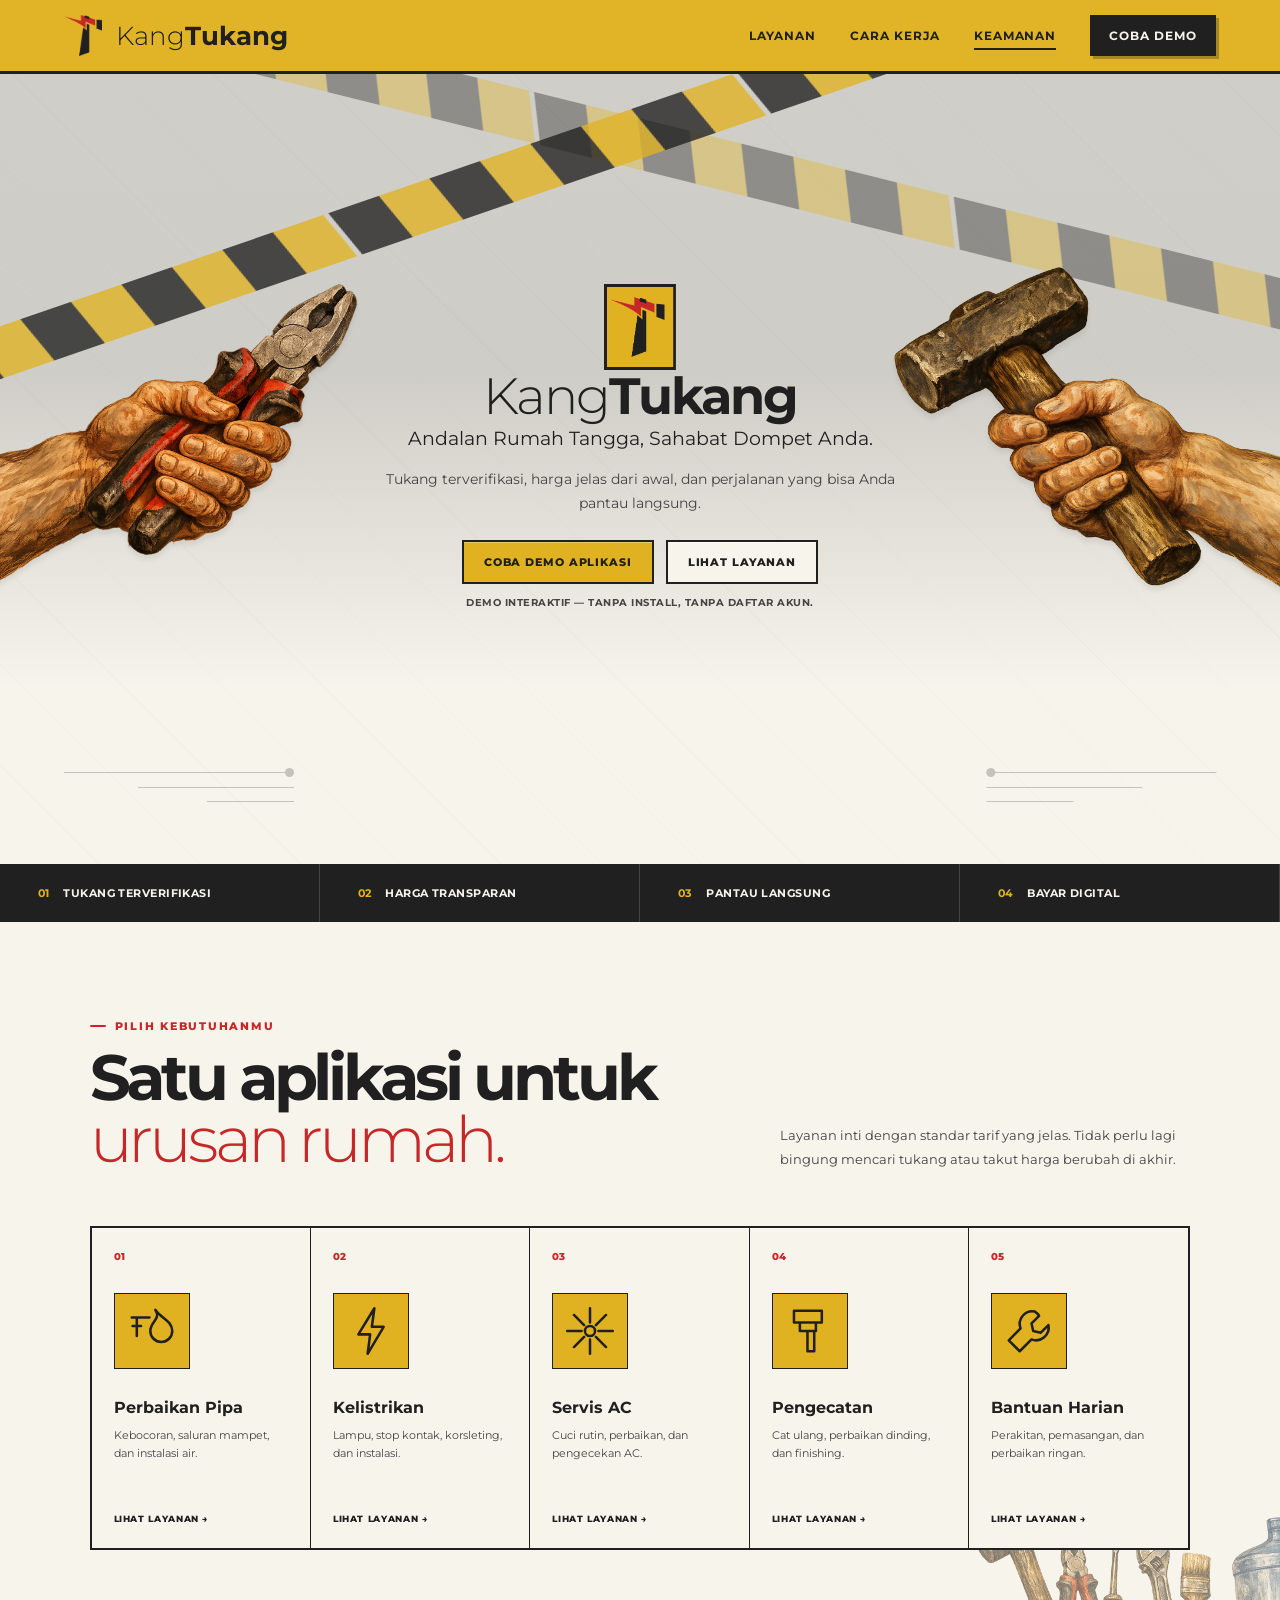
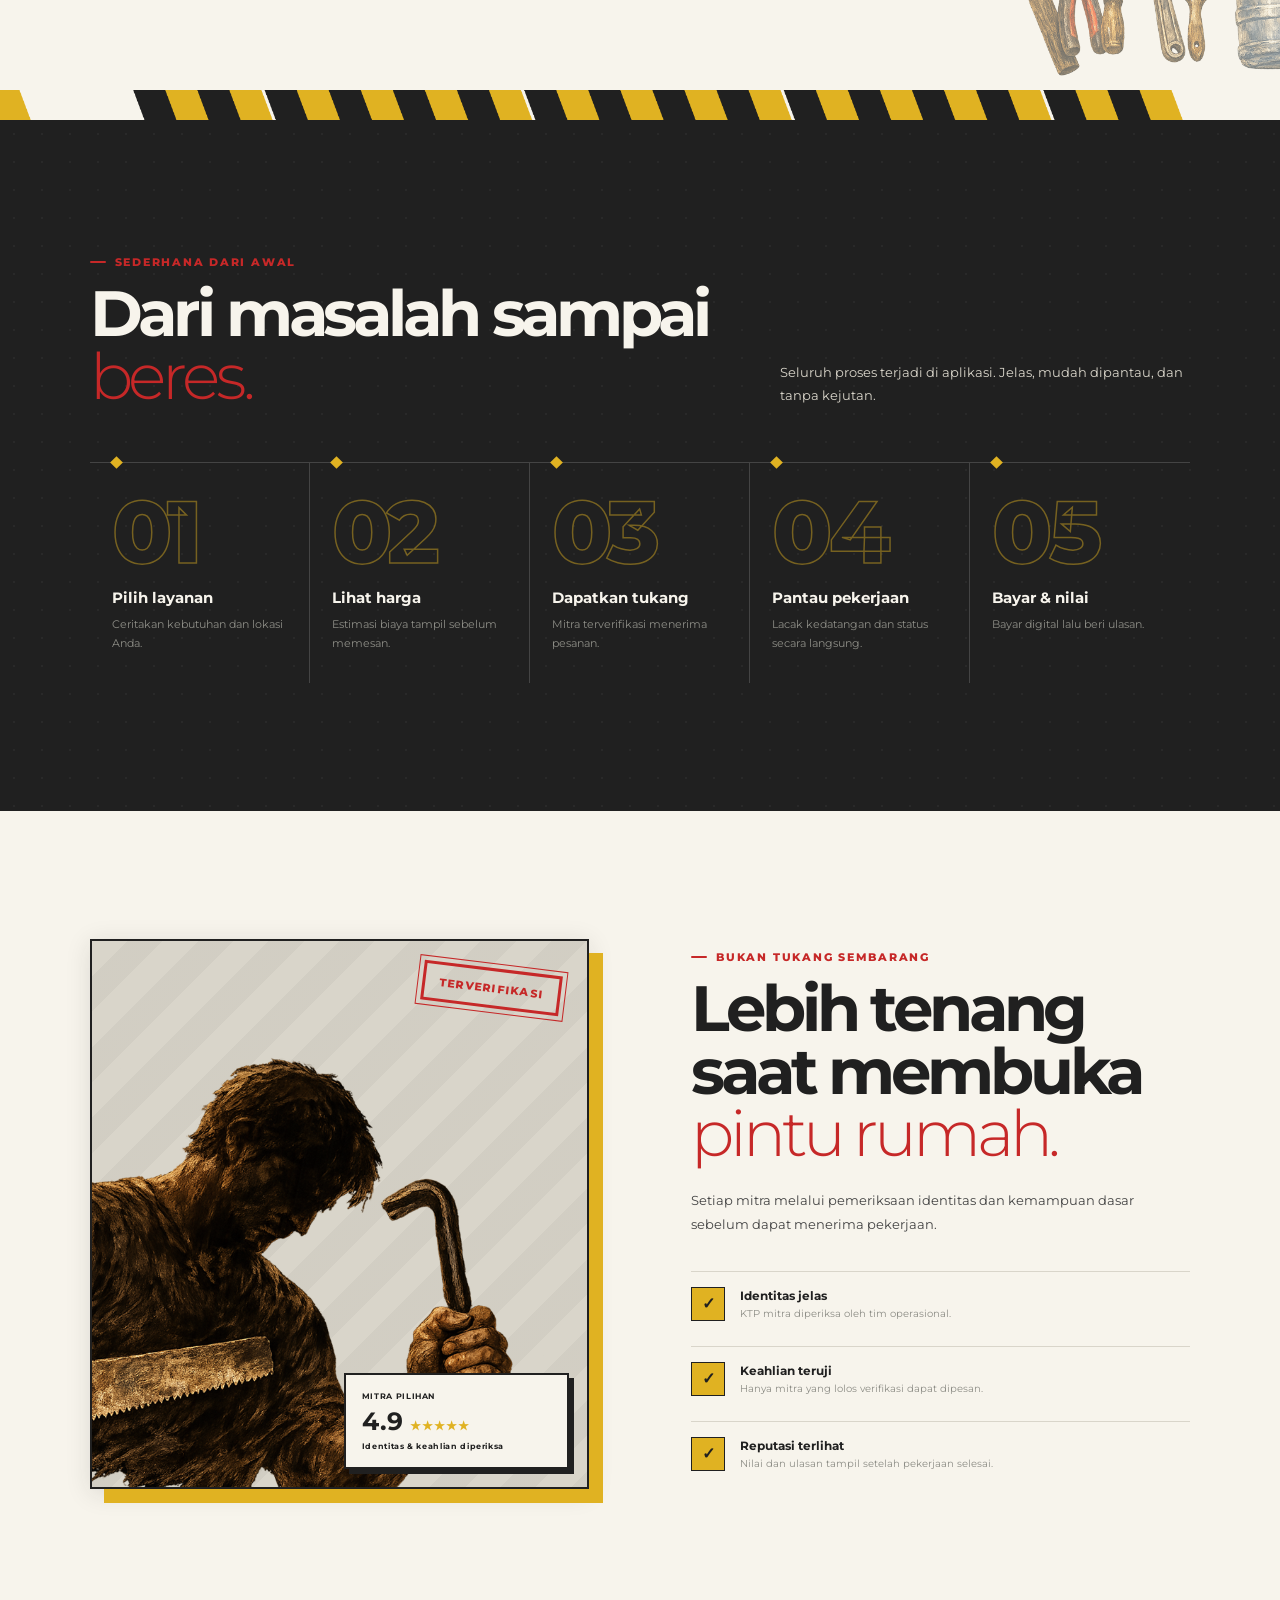
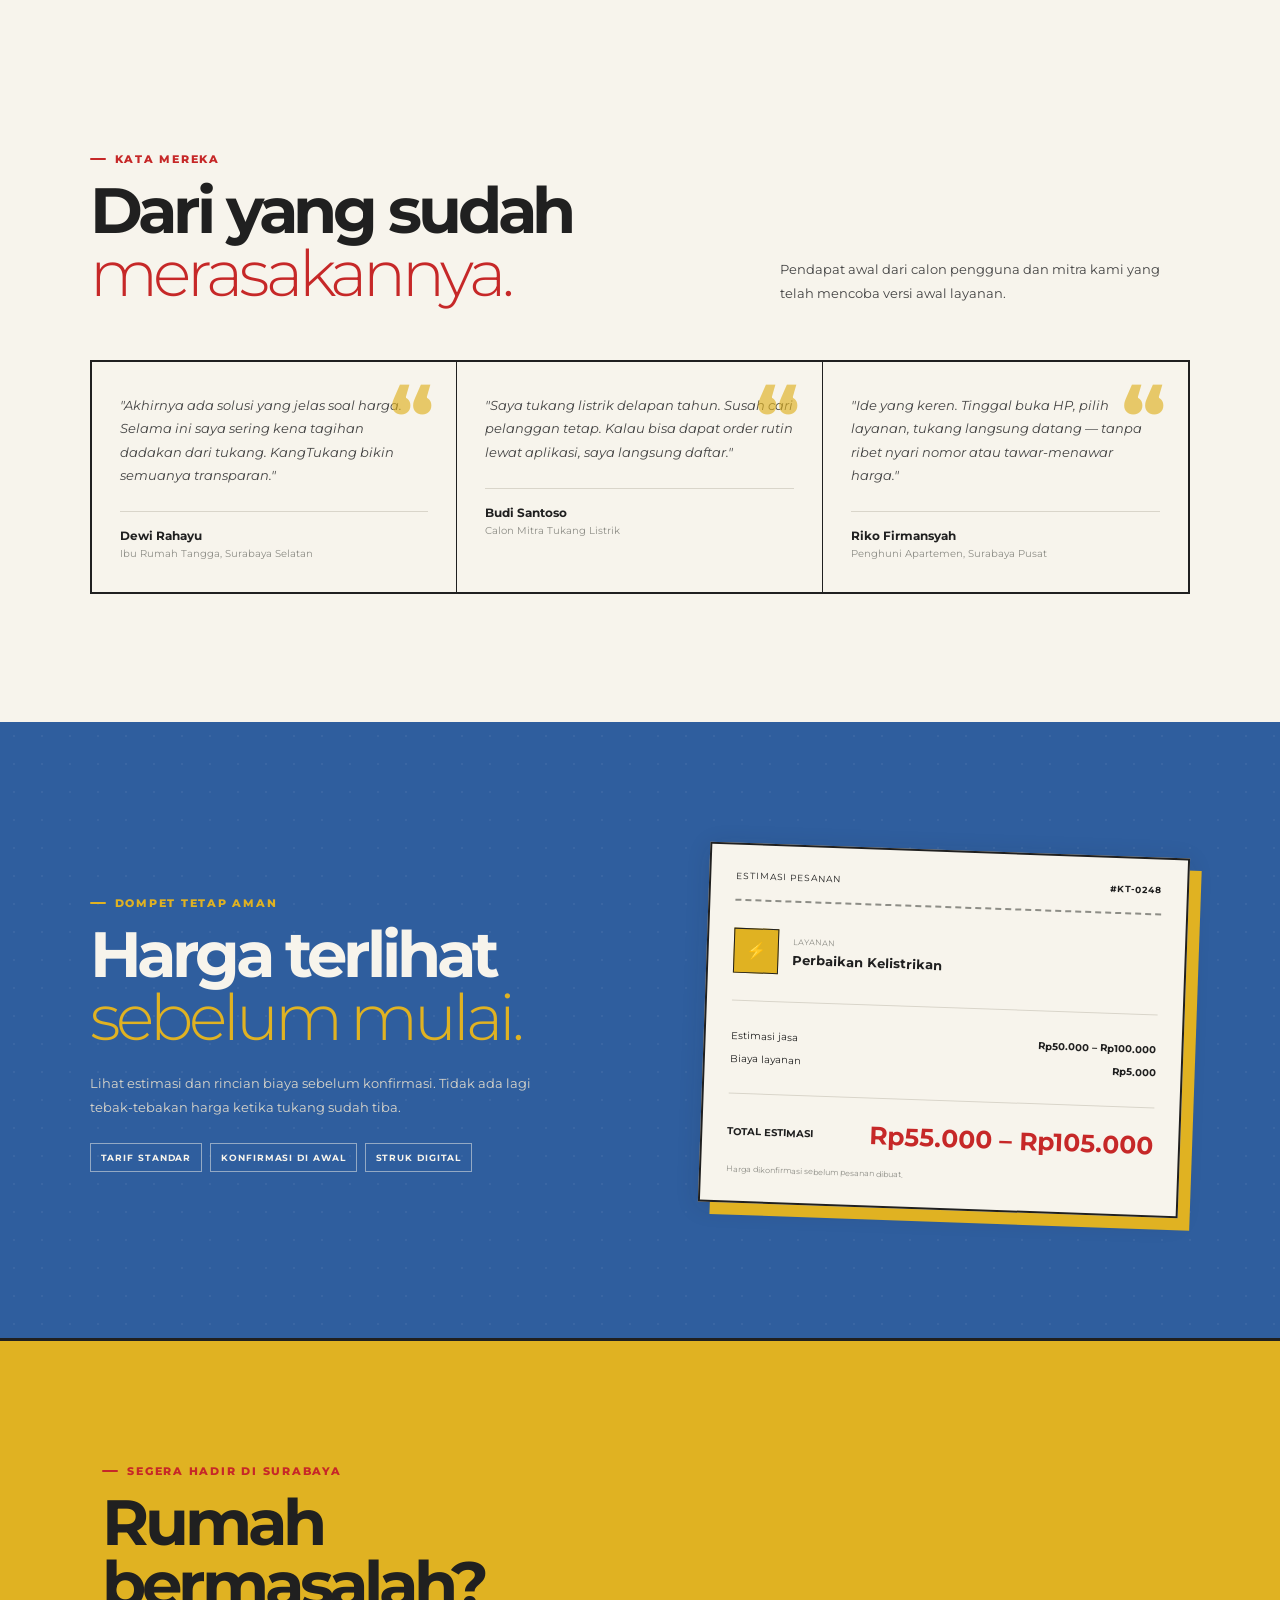
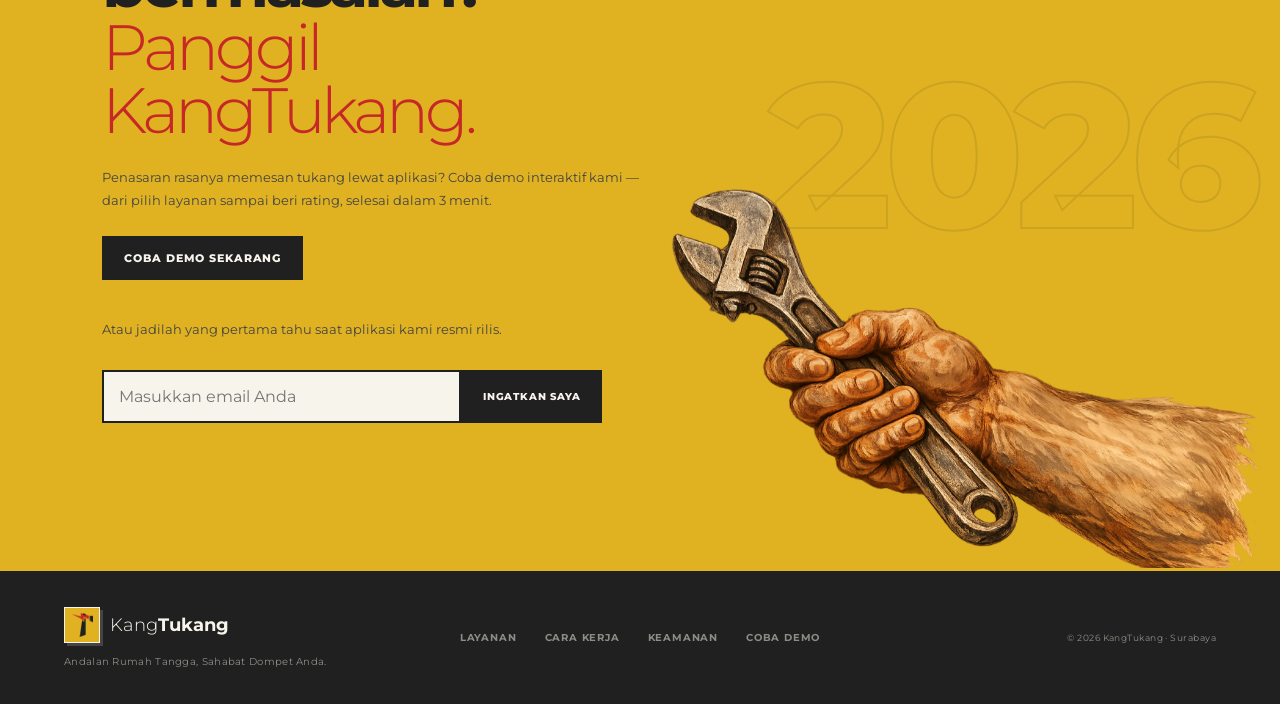
<file: index.html>
<!DOCTYPE html>
<html lang="id">
  <head>
    <meta charset="UTF-8" />
    <meta name="viewport" content="width=device-width, initial-scale=1.0" />
    <meta
      name="description"
      content="Pesan tukang terverifikasi di Surabaya dengan harga transparan, pelacakan langsung, dan pembayaran digital."
    />
    <title>KangTukang — Andalan Rumah Tangga</title>
    <link rel="icon" type="image/png" href="assets/img/logo.png" />
    <link rel="preconnect" href="https://fonts.googleapis.com" />
    <link rel="preconnect" href="https://fonts.gstatic.com" crossorigin />
    <link
      href="https://fonts.googleapis.com/css2?family=Montserrat:wght@300;400;500;600;700;800&display=swap"
      rel="stylesheet"
    />
    <link rel="stylesheet" href="style.css" />
  </head>
  <body>
    <header class="site-header">
      <a class="brand" href="#beranda" aria-label="KangTukang beranda">
        <img src="assets/img/hammeronly.png" alt="" />
        <span>Kang<strong>Tukang</strong></span>
      </a>

      <button class="menu-toggle" type="button" aria-expanded="false" aria-controls="main-nav">
        <span></span><span></span><span></span>
        <span class="visually-hidden">Buka menu</span>
      </button>

      <nav class="main-nav" id="main-nav" aria-label="Navigasi utama">
        <a href="#layanan">Layanan</a>
        <a href="#cara-kerja">Cara Kerja</a>
        <a href="#keamanan">Keamanan</a>
        <a class="nav-cta" href="app/">Coba Demo</a>
      </nav>
    </header>

    <main>
      <section class="hero" id="beranda">
        <div class="tape tape-back" aria-hidden="true"></div>
        <div class="tape tape-front" aria-hidden="true"></div>

        <img class="tool-hand tool-hand-left" src="assets/img/handpliers.png" alt="" />

        <div class="hero-content reveal">
          <img class="hero-logo" src="assets/img/logo.png" alt="Logo KangTukang" />
          <h1>Kang<strong>Tukang</strong></h1>
          <p class="tagline">Andalan Rumah Tangga, Sahabat Dompet Anda.</p>
          <p class="hero-copy">
            Tukang terverifikasi, harga jelas dari awal, dan perjalanan yang bisa
            Anda pantau langsung.
          </p>
          <div class="hero-actions">
            <a class="button button-primary" href="app/">Coba Demo Aplikasi</a>
            <a class="button button-secondary" href="#layanan">Lihat Layanan</a>
          </div>
          <p class="hero-demo-note">Demo interaktif — tanpa install, tanpa daftar akun.</p>
        </div>

        <img class="tool-hand tool-hand-right" src="assets/img/handhammer.png" alt="" />
        <div class="hero-ornament hero-ornament-left" aria-hidden="true"><span></span></div>
        <div class="hero-ornament hero-ornament-right" aria-hidden="true"><span></span></div>
      </section>

      <section class="promise-strip" id="janji-kami" aria-label="Keunggulan KangTukang">
        <div><strong>01</strong><span>Tukang Terverifikasi</span></div>
        <div><strong>02</strong><span>Harga Transparan</span></div>
        <div><strong>03</strong><span>Pantau Langsung</span></div>
        <div><strong>04</strong><span>Bayar Digital</span></div>
      </section>

      <section class="section services" id="layanan">
        <div class="section-heading reveal">
          <div>
            <span class="section-kicker">Pilih kebutuhanmu</span>
            <h2>Satu aplikasi untuk<br /><em>urusan rumah.</em></h2>
          </div>
          <p>
            Layanan inti dengan standar tarif yang jelas. Tidak perlu lagi bingung
            mencari tukang atau takut harga berubah di akhir.
          </p>
        </div>

        <div class="service-grid">
          <article class="service-card reveal">
            <span class="service-number">01</span>
            <svg viewBox="0 0 64 64" aria-hidden="true"><path d="M36 7c7 11-6 14-6 25a13 13 0 1 0 26 0C56 20 43 17 36 7Z"/><path d="M8 16h21M14 16v10m-5 0h10m-5 0v12"/></svg>
            <h3>Perbaikan Pipa</h3>
            <p>Kebocoran, saluran mampet, dan instalasi air.</p>
            <span class="card-link">Lihat layanan →</span>
          </article>
          <article class="service-card reveal">
            <span class="service-number">02</span>
            <svg viewBox="0 0 64 64" aria-hidden="true"><path d="m36 5-19 31h14l-3 23 19-32H33l3-22Z"/></svg>
            <h3>Kelistrikan</h3>
            <p>Lampu, stop kontak, korsleting, dan instalasi.</p>
            <span class="card-link">Lihat layanan →</span>
          </article>
          <article class="service-card reveal">
            <span class="service-number">03</span>
            <svg viewBox="0 0 64 64" aria-hidden="true"><circle cx="32" cy="32" r="6"/><path d="M32 5v17m0 20v17M5 32h17m20 0h17M13 13l12 12m14 14 12 12m0-38L39 25M25 39 13 51"/></svg>
            <h3>Servis AC</h3>
            <p>Cuci rutin, perbaikan, dan pengecekan AC.</p>
            <span class="card-link">Lihat layanan →</span>
          </article>
          <article class="service-card reveal">
            <span class="service-number">04</span>
            <svg viewBox="0 0 64 64" aria-hidden="true"><path d="M13 8h33v14H13zM20 22v10h19V22m-10 10v24h8V32"/></svg>
            <h3>Pengecatan</h3>
            <p>Cat ulang, perbaikan dinding, dan finishing.</p>
            <span class="card-link">Lihat layanan →</span>
          </article>
          <article class="service-card reveal">
            <span class="service-number">05</span>
            <svg viewBox="0 0 64 64" aria-hidden="true"><path d="M39 9a15 15 0 0 0-17 20L8 43l13 13 14-14A15 15 0 0 0 55 25l-9 9-9-2-2-9 9-9a15 15 0 0 0-5-5Z"/></svg>
            <h3>Bantuan Harian</h3>
            <p>Perakitan, pemasangan, dan perbaikan ringan.</p>
            <span class="card-link">Lihat layanan →</span>
          </article>
        </div>
        <img class="services-art" src="assets/img/stuff.png" alt="" />
      </section>

      <div class="hazard-divider" aria-hidden="true"></div>

      <section class="section process" id="cara-kerja">
        <div class="section-heading light reveal">
          <div>
            <span class="section-kicker">Sederhana dari awal</span>
            <h2>Dari masalah sampai<br /><em>beres.</em></h2>
          </div>
          <p>Seluruh proses terjadi di aplikasi. Jelas, mudah dipantau, dan tanpa kejutan.</p>
        </div>

        <ol class="process-list">
          <li class="reveal"><strong>01</strong><div><h3>Pilih layanan</h3><p>Ceritakan kebutuhan dan lokasi Anda.</p></div></li>
          <li class="reveal"><strong>02</strong><div><h3>Lihat harga</h3><p>Estimasi biaya tampil sebelum memesan.</p></div></li>
          <li class="reveal"><strong>03</strong><div><h3>Dapatkan tukang</h3><p>Mitra terverifikasi menerima pesanan.</p></div></li>
          <li class="reveal"><strong>04</strong><div><h3>Pantau pekerjaan</h3><p>Lacak kedatangan dan status secara langsung.</p></div></li>
          <li class="reveal"><strong>05</strong><div><h3>Bayar & nilai</h3><p>Bayar digital lalu beri ulasan.</p></div></li>
        </ol>
      </section>

      <section class="section trust" id="keamanan">
        <div class="trust-visual reveal">
          <span class="stamp">Terverifikasi</span>
          <img src="assets/img/person.png" alt="Ilustrasi tukang profesional" />
          <div class="rating-card">
            <span>MITRA PILIHAN</span>
            <strong>4.9 <b>★★★★★</b></strong>
            <small>Identitas & keahlian diperiksa</small>
          </div>
        </div>

        <div class="trust-copy reveal">
          <span class="section-kicker">Bukan tukang sembarang</span>
          <h2>Lebih tenang saat membuka <em>pintu rumah.</em></h2>
          <p>
            Setiap mitra melalui pemeriksaan identitas dan kemampuan dasar sebelum
            dapat menerima pekerjaan.
          </p>
          <ul class="check-list">
            <li><span>✓</span><div><strong>Identitas jelas</strong><small>KTP mitra diperiksa oleh tim operasional.</small></div></li>
            <li><span>✓</span><div><strong>Keahlian teruji</strong><small>Hanya mitra yang lolos verifikasi dapat dipesan.</small></div></li>
            <li><span>✓</span><div><strong>Reputasi terlihat</strong><small>Nilai dan ulasan tampil setelah pekerjaan selesai.</small></div></li>
          </ul>
        </div>
      </section>

      <section class="section testimonials">
        <div class="section-heading reveal">
          <div>
            <span class="section-kicker">Kata mereka</span>
            <h2>Dari yang sudah<br /><em>merasakannya.</em></h2>
          </div>
          <p>Pendapat awal dari calon pengguna dan mitra kami yang telah mencoba versi awal layanan.</p>
        </div>
        <div class="testimonial-grid">
          <blockquote class="testimonial-card reveal">
            <p>"Akhirnya ada solusi yang jelas soal harga. Selama ini saya sering kena tagihan dadakan dari tukang. KangTukang bikin semuanya transparan."</p>
            <div class="testimonial-footer">
              <strong>Dewi Rahayu</strong>
              <span>Ibu Rumah Tangga, Surabaya Selatan</span>
            </div>
          </blockquote>
          <blockquote class="testimonial-card reveal">
            <p>"Saya tukang listrik delapan tahun. Susah cari pelanggan tetap. Kalau bisa dapat order rutin lewat aplikasi, saya langsung daftar."</p>
            <div class="testimonial-footer">
              <strong>Budi Santoso</strong>
              <span>Calon Mitra Tukang Listrik</span>
            </div>
          </blockquote>
          <blockquote class="testimonial-card reveal">
            <p>"Ide yang keren. Tinggal buka HP, pilih layanan, tukang langsung datang — tanpa ribet nyari nomor atau tawar-menawar harga."</p>
            <div class="testimonial-footer">
              <strong>Riko Firmansyah</strong>
              <span>Penghuni Apartemen, Surabaya Pusat</span>
            </div>
          </blockquote>
        </div>
      </section>

      <section class="section transparency">
        <div class="price-copy reveal">
          <span class="section-kicker">Dompet tetap aman</span>
          <h2>Harga terlihat<br /><em>sebelum mulai.</em></h2>
          <p>
            Lihat estimasi dan rincian biaya sebelum konfirmasi. Tidak ada lagi
            tebak-tebakan harga ketika tukang sudah tiba.
          </p>
          <div class="mini-points">
            <span>Tarif standar</span><span>Konfirmasi di awal</span><span>Struk digital</span>
          </div>
        </div>
        <div class="price-ticket reveal">
          <div class="ticket-top"><span>ESTIMASI PESANAN</span><strong>#KT-0248</strong></div>
          <div class="ticket-service"><span class="ticket-icon">⚡</span><div><small>LAYANAN</small><strong>Perbaikan Kelistrikan</strong></div></div>
          <dl>
            <div><dt>Estimasi jasa</dt><dd>Rp50.000 – Rp100.000</dd></div>
            <div><dt>Biaya layanan</dt><dd>Rp5.000</dd></div>
          </dl>
          <div class="ticket-total"><span>Total estimasi</span><strong>Rp55.000 – Rp105.000</strong></div>
          <small class="ticket-note">Harga dikonfirmasi sebelum pesanan dibuat.</small>
        </div>
      </section>

      <section class="final-cta" id="unduh">
        <span class="cta-year" aria-hidden="true">2026</span>
        <img src="assets/img/handwrench.png" alt="" />
        <div class="final-copy reveal">
          <span class="section-kicker">Segera hadir di Surabaya</span>
          <h2>Rumah bermasalah?<br /><em>Panggil KangTukang.</em></h2>
          <p>
            Penasaran rasanya memesan tukang lewat aplikasi? Coba demo interaktif
            kami — dari pilih layanan sampai beri rating, selesai dalam 3 menit.
          </p>
          <a class="button button-demo" href="app/">Coba Demo Sekarang</a>
          <p>Atau jadilah yang pertama tahu saat aplikasi kami resmi rilis.</p>
          <form class="notify-form">
            <label class="visually-hidden" for="email">Alamat email</label>
            <input id="email" type="email" placeholder="Masukkan email Anda" required />
            <button type="submit">Ingatkan Saya</button>
          </form>
          <p class="form-message" aria-live="polite"></p>
        </div>
      </section>
    </main>

    <footer>
      <div class="footer-brand-col">
        <a class="brand footer-brand" href="#beranda">
          <img src="assets/img/hammeronly.png" alt="" />
          <span>Kang<strong>Tukang</strong></span>
        </a>
        <p class="footer-tagline">Andalan Rumah Tangga, Sahabat Dompet Anda.</p>
      </div>
      <nav class="footer-nav" aria-label="Navigasi footer">
        <a href="#layanan">Layanan</a>
        <a href="#cara-kerja">Cara Kerja</a>
        <a href="#keamanan">Keamanan</a>
        <a href="app/">Coba Demo</a>
      </nav>
      <span class="footer-copy">© 2026 KangTukang · Surabaya</span>
    </footer>

    <script src="script.js"></script>
  </body>
</html>
</file>
<file: style.css>
:root {
  --ink: #202020;
  --steel: #444444;
  --gray: #8d8d86;
  --blue: #2f5e9e;
  --red: #c62828;
  --gold: #d8941f;
  --paper: #d9d5ca;
  --yellow: #e0b222;
  --cream: #f7f4ec;
  --shadow-sm: 0 1px 4px rgb(32 32 32/.06), 0 2px 12px rgb(32 32 32/.06);
  --shadow-md: 0 4px 16px rgb(32 32 32/.1), 0 8px 32px rgb(32 32 32/.08);
}

* { box-sizing: border-box; }
html { scroll-behavior: smooth; overflow-x: hidden; max-width: 100vw; }
body { margin: 0; overflow-x: hidden; background: var(--cream); color: var(--ink); font-family: "Montserrat", Arial, sans-serif; }
button, input { font: inherit; }
a { color: inherit; }
button:focus-visible,a:focus-visible,input:focus-visible { outline: 3px solid var(--red); outline-offset: 4px; }

.visually-hidden { position: absolute; width: 1px; height: 1px; padding: 0; margin: -1px; overflow: hidden; clip: rect(0,0,0,0); white-space: nowrap; border: 0; }
.site-header { position: sticky; top: 0; z-index: 30; height: 74px; display: flex; align-items: center; justify-content: space-between; padding: 0 clamp(24px,5vw,80px); background: rgb(224 178 34/.97); border-bottom: 3px solid var(--ink); transition: height .35s cubic-bezier(.22,1,.36,1),box-shadow .35s ease,background-color .35s ease; backdrop-filter: blur(12px) saturate(1.4); }
.site-header.scrolled { height: 66px; background: rgb(224 178 34/.92); box-shadow: 0 7px 20px rgb(32 32 32/.14); }
.brand { display: inline-flex; align-items: center; gap: 14px; color: var(--ink); font-size: 26px; font-weight: 300; line-height: 1; text-decoration: none; transition: transform .35s cubic-bezier(.22,1,.36,1); animation: brand-in .6s .08s cubic-bezier(.22,1,.36,1) both; }
.brand:hover { transform: translateY(-2px); }
.brand img { width: 38px; height: 42px; object-fit: contain; transition: transform .45s cubic-bezier(.22,1,.36,1); }
.brand:hover img { transform: rotate(-6deg) scale(1.06); }
.brand strong, .hero-content strong, .footer-brand strong { font-weight: 700; }
.main-nav { display: flex; align-items: center; gap: 34px; }
.main-nav a { position: relative; font-size: 12px; font-weight: 700; letter-spacing: .08em; text-decoration: none; text-transform: uppercase; transition: color .3s ease,transform .3s cubic-bezier(.22,1,.36,1); animation: nav-in .55s .2s cubic-bezier(.22,1,.36,1) both; }
.main-nav a:nth-child(2) { animation-delay: .27s; }.main-nav a:nth-child(3) { animation-delay: .34s; }.main-nav a:nth-child(4) { animation-delay: .41s; }
.main-nav a:not(.nav-cta)::after { content: ""; position: absolute; right: 0; bottom: -7px; left: 0; height: 2px; background: var(--ink); transform: scaleX(0); transform-origin: right; transition: transform .35s cubic-bezier(.22,1,.36,1); }
.main-nav a:not(.nav-cta):hover::after,.main-nav a.active::after { transform: scaleX(1); transform-origin: left; }
.main-nav a:not(.nav-cta):hover { transform: translateY(-2px); }
.nav-cta { padding: 11px 17px; background: var(--ink); color: var(--cream); border: 2px solid var(--ink); box-shadow: 3px 3px 0 rgb(32 32 32/.3); transition: transform .3s cubic-bezier(.22,1,.36,1),box-shadow .3s ease,background-color .3s ease,color .3s ease,border-color .3s ease!important; }
.nav-cta:hover { background: var(--red); border-color: var(--red); color: var(--cream); box-shadow: 0 0 0 var(--ink); transform: translate(3px,3px); }
.menu-toggle { display: none; border: 0; background: none; }

.hero { --move-x: 0px; --move-y: 0px; position: relative; isolation: isolate; min-height: min(790px,calc(100vh - 74px)); overflow: hidden; background: repeating-linear-gradient(45deg,transparent,transparent 70px,rgb(32 32 32/.018) 70px,rgb(32 32 32/.018) 71px),linear-gradient(to bottom,#d0cec8 0%,#cfcdc7 38%,var(--cream) 78%); }
.tape { position: absolute; z-index: -2; left: 50%; width: 118vw; min-width: 1200px; height: 50px; background: url("assets/img/policeline.png") center/auto 50px repeat-x; opacity: .78; transform-origin: center; }
.tape-back { top: 64px; transform: translateX(-45%) rotate(14deg); opacity: .38; }
.tape-front { top: 75px; transform: translateX(-58%) rotate(-19deg); }
.hero-content { position: relative; z-index: 3; display: flex; flex-direction: column; align-items: center; width: min(650px,80vw); margin: 0 auto; padding-top: 210px; text-align: center; }
.section-kicker { display: inline-flex; align-items: center; gap: 9px; color: var(--red); font-size: 11px; font-weight: 800; letter-spacing: .16em; text-transform: uppercase; }
.section-kicker::before { content: ""; display: inline-block; width: 16px; height: 2px; background: currentColor; border-radius: 1px; flex-shrink: 0; }
section[id] { scroll-margin-top: 80px; }
.hero-logo { width: 72px; height: 86px; object-fit: cover; animation: logo-in .8s .15s cubic-bezier(.22,1,.36,1) both; }
.hero h1 { margin: 0; font-size: clamp(42px,4vw,58px); font-weight: 300; letter-spacing: -2px; line-height: 1; }
.tagline { margin: 5px 0 0; font-size: clamp(15px,1.5vw,20px); font-weight: 400; }
.hero-copy { max-width: 530px; margin: 18px 0 0; color: var(--steel); font-size: 14px; line-height: 1.7; }
.hero-actions { display: flex; gap: 12px; margin-top: 24px; }
.button { position: relative; padding: 13px 20px; overflow: hidden; border: 2px solid var(--ink); font-size: 11px; font-weight: 800; letter-spacing: .08em; text-decoration: none; text-transform: uppercase; transition: transform .35s cubic-bezier(.22,1,.36,1),box-shadow .35s ease,background-color .35s ease,color .35s ease; }
.button:hover { transform: translate(-2px,-2px); box-shadow: 5px 5px 0 var(--ink), 0 2px 10px rgb(32 32 32/.12); }
.button:active { transform: translate(1px,1px); box-shadow: 1px 1px 0 var(--ink); transition-duration: .12s; }
.button-primary { background: var(--yellow); box-shadow: inset 0 1px 0 rgb(255 255 255/.3); }
.button-secondary { background: var(--cream); box-shadow: inset 0 1px 0 rgb(255 255 255/.7); }
.button-demo { display: inline-block; margin-bottom: 10px; background: var(--ink); color: var(--cream); }
.button-demo:hover { box-shadow: 5px 5px 0 var(--red), 0 2px 10px rgb(32 32 32/.12); }
.hero-demo-note { margin: 12px 0 0; color: var(--steel); font-size: 10px; font-weight: 700; letter-spacing: .05em; text-transform: uppercase; }
.tool-hand { position: absolute; z-index: 2; top: 170px; width: min(48vw,690px); pointer-events: none; filter: drop-shadow(0 5px 2px rgb(32 32 32/.08)); transition: transform .16s ease-out; }
.tool-hand-left { left: -16vw; transform: translate(calc(var(--move-x)*-.35),calc(var(--move-y)*-.25)) scaleX(-1); }
.tool-hand-right { right: -15vw; transform: translate(calc(var(--move-x)*.35),calc(var(--move-y)*-.25)); }
.hero-ornament { position: absolute; z-index: 1; bottom: 34px; width: min(18vw,280px); height: 58px; opacity: .28; pointer-events: none; }
.hero-ornament::before,.hero-ornament::after,.hero-ornament span::before,.hero-ornament span::after { content: ""; position: absolute; background: var(--steel); }
.hero-ornament::before { top: 0; width: 100%; height: 1px; }
.hero-ornament::after { top: -4px; width: 9px; height: 9px; border-radius: 50%; }
.hero-ornament span::before { top: 15px; width: 68%; height: 1px; }
.hero-ornament span::after { top: 29px; width: 38%; height: 1px; }
.hero-ornament-left { left: 5vw; }.hero-ornament-left::after { right: 0; }.hero-ornament-left span::before,.hero-ornament-left span::after { right: 0; }
.hero-ornament-right { right: 5vw; transform: scaleX(-1); }.hero-ornament-right::after { right: 0; }.hero-ornament-right span::before,.hero-ornament-right span::after { right: 0; }
.promise-strip { display: grid; grid-template-columns: repeat(4,1fr); background: var(--ink); color: var(--cream); }
.promise-strip div { display: flex; align-items: center; gap: 14px; padding: 22px clamp(18px,3vw,45px); border-right: 1px solid var(--steel); transition: background-color .35s ease,padding-left .35s cubic-bezier(.22,1,.36,1); }
.promise-strip div:hover { padding-left: clamp(25px,3.5vw,54px); background: var(--steel); }
.promise-strip strong { color: var(--yellow); font-size: 11px; }
.promise-strip span { font-size: 11px; font-weight: 700; letter-spacing: .04em; text-transform: uppercase; }
.section { position: relative; padding: clamp(80px,10vw,145px) clamp(24px,7vw,110px); }
.section-heading { display: flex; align-items: end; justify-content: space-between; gap: 50px; max-width: 1220px; margin: 0 auto 55px; }
.section-heading h2, .trust-copy h2, .price-copy h2, .final-copy h2 { margin: 13px 0 0; font-size: clamp(38px,5vw,70px); font-weight: 700; letter-spacing: -.065em; line-height: .98; }
h2 em { color: var(--red); font-style: normal; font-weight: 300; }
.section-heading p { max-width: 410px; margin: 0; color: var(--steel); font-size: 13px; line-height: 1.8; }

.services { padding-top: clamp(65px,7vw,100px); padding-bottom: 140px; }
.service-grid { position: relative; z-index: 2; display: grid; grid-template-columns: repeat(5,1fr); max-width: 1220px; margin: auto; border: 2px solid var(--ink); }
.service-card { position: relative; min-height: 300px; padding: 22px; overflow: hidden; background: var(--cream); border-right: 1px solid var(--ink); box-shadow: inset 0 1px 0 rgb(255 255 255/.5); transition: background-color .35s ease,color .35s ease,box-shadow .35s ease; }
.service-card::after { content: ""; position: absolute; right: 0; bottom: 0; left: 0; height: 5px; background: var(--yellow); transform: scaleX(0); transform-origin: left; transition: transform .35s ease; }
.service-card:last-child { border-right: 0; }
.service-card:hover { background: #efe5c8; box-shadow: inset 0 1px 0 rgb(255 255 255/.5), 0 6px 24px rgb(32 32 32/.1); }
.service-card:hover::after { transform: scaleX(1); }
.service-card:hover svg { transform: translateY(-4px) rotate(-3deg); filter: drop-shadow(0 2px 6px rgb(32 32 32/.12)); }
.service-number { display: block; color: var(--red); font-size: 10px; font-weight: 800; }
.service-card svg { width: 54px; height: 54px; margin: 30px 0 25px; fill: none; stroke: currentColor; stroke-width: 3; stroke-linecap: round; stroke-linejoin: round; transition: transform .35s ease, filter .35s ease; background: var(--yellow); border: 1px solid var(--ink); padding: 10px; box-sizing: content-box; }
.service-card h3 { margin: 0; font-size: 16px; }
.service-card p { min-height: 58px; margin: 10px 0 22px; color: var(--steel); font-size: 11px; line-height: 1.6; }
.card-link { display: inline-block; font-size: 9px; font-weight: 800; letter-spacing: .07em; text-transform: uppercase; transition: transform .35s cubic-bezier(.22,1,.36,1); }
.service-card:hover .card-link { transform: translateX(5px); }
.services-art { position: absolute; right: -70px; bottom: -40px; width: 390px; opacity: .55; pointer-events: none; animation: art-float 6s ease-in-out infinite; }
.hazard-divider { height: 30px; background: url("assets/img/policeline.png") center/auto 30px repeat-x; }

.process { background: var(--ink); color: var(--cream); background-image: radial-gradient(rgb(255 255 255/.04) 1px, transparent 1px); background-size: 28px 28px; }
.section-heading.light p { color: var(--paper); }
.process-list { display: grid; grid-template-columns: repeat(5,1fr); max-width: 1220px; margin: auto; padding: 0; list-style: none; border-top: 1px solid var(--steel); }
.process-list li { position: relative; min-height: 220px; padding: 25px 22px; border-right: 1px solid var(--steel); transition: background-color .4s ease,padding-top .4s cubic-bezier(.22,1,.36,1); }
.process-list li:hover { padding-top: 19px; background: var(--steel); }
.process-list li:last-child { border-right: 0; }
.process-list li::before { content: ""; position: absolute; top: -5px; left: 22px; width: 9px; height: 9px; background: var(--yellow); transform: rotate(45deg); transition: transform .4s cubic-bezier(.22,1,.36,1),box-shadow .4s ease; }
.process-list li:hover::before { transform: rotate(225deg) scale(1.35); box-shadow: 0 0 0 5px rgb(224 178 34/.15); }
.process-list strong { color: transparent; -webkit-text-stroke: 1.5px rgb(224 178 34/.45); font-size: 88px; font-weight: 800; line-height: 1; display: block; letter-spacing: -.04em; }
.process-list h3 { margin: 12px 0 8px; font-size: 15px; }
.process-list p { margin: 0; color: var(--gray); font-size: 11px; line-height: 1.7; }

.trust { display: grid; grid-template-columns: 1fr 1fr; align-items: center; gap: clamp(40px,8vw,130px); max-width: 1440px; margin: auto; }
.trust-visual { position: relative; min-height: 550px; background: var(--paper); border: 2px solid var(--ink); overflow: hidden; box-shadow: 14px 14px 0 var(--yellow), 0 4px 24px rgb(32 32 32/.12); transition: box-shadow .45s ease; }
.trust-visual:hover { box-shadow: 20px 20px 0 var(--yellow), 0 8px 36px rgb(32 32 32/.18); }
.trust-visual::before { content: ""; position: absolute; inset: 0; background: repeating-linear-gradient(135deg,transparent 0 25px,rgb(32 32 32/.04) 25px 50px); }
.trust-visual img { position: absolute; bottom: 0; left: 50%; width: min(120%,650px); transform: translateX(-50%); filter: saturate(.8); transition: transform .7s cubic-bezier(.22,1,.36,1),filter .7s ease; }
.trust-visual:hover img { transform: translateX(-50%) scale(1.025); filter: saturate(1); }
.stamp { position: absolute; z-index: 2; top: 27px; right: 26px; padding: 10px 14px; color: var(--red); border: 3px solid var(--red); outline: 1.5px solid var(--red); outline-offset: 4px; font-size: 11px; font-weight: 800; letter-spacing: .12em; text-transform: uppercase; transform: rotate(7deg); transition: transform .45s cubic-bezier(.22,1,.36,1); }
.trust-visual:hover .stamp { transform: rotate(2deg) scale(1.04); }
.rating-card { position: absolute; z-index: 2; right: 18px; bottom: 18px; display: flex; flex-direction: column; width: 225px; padding: 16px; background: var(--cream); border: 2px solid var(--ink); box-shadow: 5px 5px 0 var(--ink); transition: transform .45s cubic-bezier(.22,1,.36,1),box-shadow .45s ease; }
.trust-visual:hover .rating-card { transform: translate(-3px,-3px); box-shadow: 8px 8px 0 var(--ink); }
.rating-card span,.rating-card small { font-size: 8px; font-weight: 700; letter-spacing: .08em; }
.rating-card strong { margin: 5px 0; font-size: 25px; }.rating-card b { color: var(--yellow); font-size: 12px; letter-spacing: 1px; }
.trust-copy p,.price-copy p,.final-copy p { max-width: 550px; margin: 24px 0; color: var(--steel); font-size: 13px; line-height: 1.8; }
.check-list { display: grid; gap: 10px; margin: 35px 0 0; padding: 0; list-style: none; }
.check-list li { display: flex; align-items: center; gap: 15px; padding: 15px 0; border-top: 1px solid var(--paper); transition: padding-left .35s cubic-bezier(.22,1,.36,1); }
.check-list li:hover { padding-left: 7px; }
.check-list li>span { display: grid; flex: 0 0 34px; height: 34px; place-items: center; background: var(--yellow); border: 1px solid var(--ink); font-weight: 800; transition: transform .35s cubic-bezier(.22,1,.36,1),background-color .35s ease; }
.check-list li:hover>span { transform: rotate(-6deg) scale(1.08); background: var(--gold); }
.check-list div { display: flex; flex-direction: column; gap: 4px; }.check-list strong { font-size: 12px; }.check-list small { color: var(--gray); font-size: 10px; }

.transparency { display: grid; grid-template-columns: 1fr 1fr; align-items: center; gap: clamp(50px,10vw,160px); background: var(--blue); color: var(--cream); background-image: radial-gradient(rgb(255 255 255/.05) 1px, transparent 1px); background-size: 28px 28px; }
.transparency .section-kicker { color: var(--yellow); }.transparency h2 em { color: var(--yellow); }.transparency .price-copy p { color: var(--paper); }
.mini-points { display: flex; flex-wrap: wrap; gap: 8px; }.mini-points span { padding: 8px 10px; border: 1px solid rgb(247 244 236/.5); font-size: 9px; font-weight: 700; text-transform: uppercase; letter-spacing: .1em; transition: background-color .3s ease; }
.mini-points span:hover { background: rgb(247 244 236/.08); }
.price-ticket { max-width: 480px; padding: 25px; background: var(--cream); color: var(--ink); border: 2px solid var(--ink); box-shadow: 12px 12px 0 var(--yellow), 0 4px 24px rgb(32 32 32/.12); transform: rotate(2deg); transition: transform .55s cubic-bezier(.22,1,.36,1),box-shadow .55s ease; }
.price-ticket:hover { transform: rotate(0) translateY(-5px); box-shadow: 18px 18px 0 var(--yellow), 0 8px 36px rgb(32 32 32/.18); }
.ticket-top,.ticket-total,.ticket-service,.price-ticket dl div { display: flex; align-items: center; justify-content: space-between; }
.ticket-top { padding-bottom: 18px; border-bottom: 2px dashed var(--gray); font-size: 9px; letter-spacing: .1em; }
.ticket-service { justify-content: flex-start; gap: 14px; padding: 27px 0; }.ticket-icon { display: grid; width: 45px; height: 45px; place-items: center; background: var(--yellow); border: 1px solid var(--ink); }
.ticket-service div { display: flex; flex-direction: column; gap: 5px; }.ticket-service small,.ticket-note { color: var(--gray); font-size: 8px; }.ticket-service strong { font-size: 13px; }
.price-ticket dl { margin: 0; padding: 18px 0; border-top: 1px solid var(--paper); border-bottom: 1px solid var(--paper); }.price-ticket dl div { margin: 10px 0; font-size: 10px; }.price-ticket dd { font-weight: 700; }
.ticket-total { padding: 22px 0 11px; }.ticket-total span { font-size: 10px; font-weight: 700; text-transform: uppercase; }.ticket-total strong { color: var(--red); font-size: 25px; }

.final-cta { position: relative; min-height: 560px; overflow: hidden; background: var(--yellow); border-top: 3px solid var(--ink); }
.final-cta>img { position: absolute; right: -50px; bottom: -60px; width: min(56vw,780px); z-index: 1; transition: transform .8s cubic-bezier(.22,1,.36,1); }
.cta-year { position: absolute; right: clamp(-20px,2vw,30px); top: 50%; transform: translateY(-50%); font-size: clamp(100px,16vw,220px); font-weight: 800; color: transparent; -webkit-text-stroke: 2px rgb(32 32 32/.1); letter-spacing: -.04em; line-height: 1; z-index: 0; pointer-events: none; user-select: none; }
.final-cta:hover>img { transform: translate(-8px,-8px) rotate(-1deg); }
.final-copy { position: relative; z-index: 2; max-width: 670px; padding: clamp(80px,9vw,130px) 0 clamp(80px,9vw,130px) clamp(24px,8vw,130px); }
.final-copy h2 em { color: var(--red); }.notify-form { display: flex; max-width: 500px; margin-top: 28px; }
.notify-form input { min-width: 0; flex: 1; padding: 15px; background: var(--cream); border: 2px solid var(--ink); outline: none; transition: box-shadow .35s ease,transform .35s cubic-bezier(.22,1,.36,1); }
.notify-form input:focus { transform: translateY(-2px); box-shadow: 0 5px 0 rgb(32 32 32/.2); }
.notify-form button { padding: 0 20px; background: var(--ink); color: var(--cream); border: 2px solid var(--ink); font-size: 10px; font-weight: 800; letter-spacing: .08em; text-transform: uppercase; cursor: pointer; transition: background-color .35s ease,color .35s ease,transform .35s cubic-bezier(.22,1,.36,1); }
.notify-form button:hover { background: var(--red); transform: translateX(3px); }
.form-message { min-height: 20px; margin: 10px 0 0!important; font-size: 10px!important; font-weight: 700; }
footer { display: grid; grid-template-columns: 1fr auto 1fr; align-items: center; gap: 40px; padding: 36px clamp(24px,5vw,80px); background: var(--ink); color: var(--cream); border-top: 3px solid var(--yellow); }
.footer-brand-col { display: flex; flex-direction: column; gap: 12px; }
.footer-tagline { margin: 0; color: var(--gray); font-size: 10px; letter-spacing: .03em; }
.footer-nav { display: flex; gap: 28px; justify-content: center; }
.footer-nav a { color: var(--gray); font-size: 10px; font-weight: 700; letter-spacing: .08em; text-decoration: none; text-transform: uppercase; transition: color .3s ease; }
.footer-nav a:hover { color: var(--cream); }
.footer-copy { text-align: right; color: var(--gray); font-size: 9px; letter-spacing: .05em; }
.footer-brand { gap: 10px; color: var(--cream); font-size: 18px; }.footer-brand img { width: 36px; height: 36px; padding: 5px; background: var(--yellow); border: 1px solid var(--cream); box-shadow: 3px 3px 0 var(--steel); }

.reveal { opacity: 0; translate: 0 24px; transition: opacity .7s ease,translate .7s cubic-bezier(.22,1,.36,1); }.reveal.visible { opacity: 1; translate: 0 0; }
.service-grid .reveal:nth-child(2),.process-list .reveal:nth-child(2) { transition-delay: .07s; }
.service-grid .reveal:nth-child(3),.process-list .reveal:nth-child(3) { transition-delay: .14s; }
.service-grid .reveal:nth-child(4),.process-list .reveal:nth-child(4) { transition-delay: .21s; }
.service-grid .reveal:nth-child(5),.process-list .reveal:nth-child(5) { transition-delay: .28s; }

.testimonials { background: var(--cream); }
.testimonial-grid { display: grid; grid-template-columns: repeat(3,1fr); max-width: 1220px; margin: auto; border: 2px solid var(--ink); }
.testimonial-card { position: relative; padding: 32px 28px; margin: 0; background: var(--cream); border-right: 1px solid var(--ink); transition: background-color .35s ease; }
.testimonial-card:last-child { border-right: 0; }
.testimonial-card::before { content: "\201C"; position: absolute; top: 14px; right: 22px; font-size: 80px; font-weight: 800; color: var(--yellow); line-height: 1; opacity: .65; pointer-events: none; }
.testimonial-card:hover { background: #efe5c8; }
.testimonial-card p { margin: 0 0 24px; color: var(--steel); font-size: 13px; line-height: 1.8; font-style: italic; }
.testimonial-footer { border-top: 1px solid var(--paper); padding-top: 16px; display: flex; flex-direction: column; gap: 4px; }
.testimonial-footer strong { font-size: 12px; font-weight: 700; }
.testimonial-footer span { font-size: 10px; color: var(--gray); }
.testimonial-grid .reveal:nth-child(2) { transition-delay: .07s; }
.testimonial-grid .reveal:nth-child(3) { transition-delay: .14s; }
.scroll-progress { position: fixed; top: 0; left: 0; right: 0; height: 3px; background: linear-gradient(to right, var(--yellow), var(--gold)); transform: scaleX(0); transform-origin: left; z-index: 100; transition: transform .08s linear; pointer-events: none; }
@keyframes brand-in { from { opacity: 0; transform: translateX(-12px); } }
@keyframes nav-in { from { opacity: 0; transform: translateY(-8px); } }
@keyframes logo-in { from { opacity: 0; transform: translateY(-12px) scale(.92); } }
@keyframes art-float { 50% { transform: translateY(-9px) rotate(1deg); } }
@media (max-width: 1050px) {
  .hero-content { padding-top: 145px; }
  .tool-hand { top: 340px; width: 500px; }.tool-hand-left { left: -270px; }.tool-hand-right { right: -270px; }
  .service-grid { grid-template-columns: repeat(3,1fr); }.service-card { border-bottom: 1px solid var(--ink); }.service-card:nth-child(3) { border-right: 0; }
  .process-list { grid-template-columns: repeat(5,220px); overflow-x: auto; }.trust { gap: 50px; }.final-cta>img { opacity: .45; }
}
@media (max-width: 760px) {
  .site-header { height: 68px; padding: 0 20px; }.brand { font-size: 22px; }.brand img { width: 34px; height: 37px; }
  .menu-toggle { display: grid; gap: 4px; padding: 9px; cursor: pointer; }.menu-toggle span:not(.visually-hidden) { display: block; width: 22px; height: 2px; background: var(--ink); transition: transform .35s cubic-bezier(.22,1,.36,1),opacity .25s ease; }
  .menu-toggle[aria-expanded="true"] span:nth-child(1) { transform: translateY(6px) rotate(45deg); }.menu-toggle[aria-expanded="true"] span:nth-child(2) { opacity: 0; transform: scaleX(0); }.menu-toggle[aria-expanded="true"] span:nth-child(3) { transform: translateY(-6px) rotate(-45deg); }
  .main-nav { position: absolute; top: 68px; right: 0; left: 0; display: flex; visibility: hidden; flex-direction: column; align-items: stretch; gap: 0; padding: 8px 20px 20px; background: rgb(224 178 34/.98); border-bottom: 3px solid var(--ink); opacity: 0; pointer-events: none; transform: translateY(-14px); transition: opacity .3s ease,transform .4s cubic-bezier(.22,1,.36,1),visibility .4s; }.main-nav.open { visibility: visible; opacity: 1; pointer-events: auto; transform: translateY(0); }.main-nav a { padding: 14px 0; opacity: 0; transform: translateY(-6px); transition: opacity .3s ease,transform .35s cubic-bezier(.22,1,.36,1),color .3s ease; }.main-nav.open a { opacity: 1; transform: translateY(0); }.main-nav.open a:nth-child(2) { transition-delay: .04s; }.main-nav.open a:nth-child(3) { transition-delay: .08s; }.main-nav.open a:nth-child(4) { transition-delay: .12s; }.nav-cta { text-align: center; }
  .hero { min-height: 760px; }.hero-content { width: 94vw; padding-top: 130px; }.tape { min-width: 850px; }.tape-back { top: 47px; transform: translateX(-49%) rotate(20deg); }.tape-front { top: 67px; transform: translateX(-54%) rotate(-25deg); }
  .hero-logo { width: 64px; height: 77px; }.hero h1 { font-size: 40px; }.tagline { max-width: 300px; font-size: 14px; }.hero-copy { max-width: 320px; font-size: 11px; }.hero-actions { flex-direction: column; width: min(280px,80vw); }.button { text-align: center; }
  .tool-hand { top: 485px; width: 365px; }.tool-hand-left { left: -230px; }.tool-hand-right { right: -230px; }
  .hero-ornament { display: none; }
  .promise-strip { grid-template-columns: repeat(2,1fr); }.promise-strip div { padding: 17px 14px; }.promise-strip span { font-size: 8px; }
  .section { padding: 75px 22px; }.section-heading { display: block; margin-bottom: 35px; }.section-heading p { margin-top: 22px; }.section-heading h2,.trust-copy h2,.price-copy h2,.final-copy h2 { font-size: 42px; }
  .services { padding-top: 65px; padding-bottom: 100px; }.service-grid { grid-template-columns: 1fr 1fr; }.service-card { min-height: 260px; padding: 17px; }.service-card:nth-child(2n) { border-right: 0; }.service-card:nth-child(3) { border-right: 1px solid var(--ink); }.service-card:last-child { grid-column: 1/-1; }.services-art { width: 260px; }
  .process-list { margin-right: -22px; }.process-list li { min-height: 200px; }
  .trust,.transparency { grid-template-columns: 1fr; }.trust-visual { min-height: 440px; }.trust-copy { order: -1; }.rating-card { width: 200px; }
  .price-ticket { width: 95%; margin: auto; }.final-cta { min-height: 660px; }.final-cta>img { right: -230px; bottom: -140px; width: 650px; opacity: .35; }.cta-year { display: none; }.final-copy { padding: 80px 22px; }.notify-form { flex-direction: column; gap: 8px; }.notify-form button { min-height: 48px; }
  footer { grid-template-columns: 1fr; text-align: center; }.footer-nav { flex-wrap: wrap; justify-content: center; }.footer-copy { text-align: center; }
  .testimonial-grid { grid-template-columns: 1fr; }.testimonial-card { border-right: 0; border-bottom: 1px solid var(--ink); }.testimonial-card:last-child { border-bottom: 0; }
}
@media (prefers-reduced-motion: reduce) { html { scroll-behavior: auto; } *,*::before,*::after { animation-duration: .01ms!important; animation-iteration-count: 1!important; transition-duration: .01ms!important; }.reveal { opacity: 1; translate: 0 0; } }
</file>
